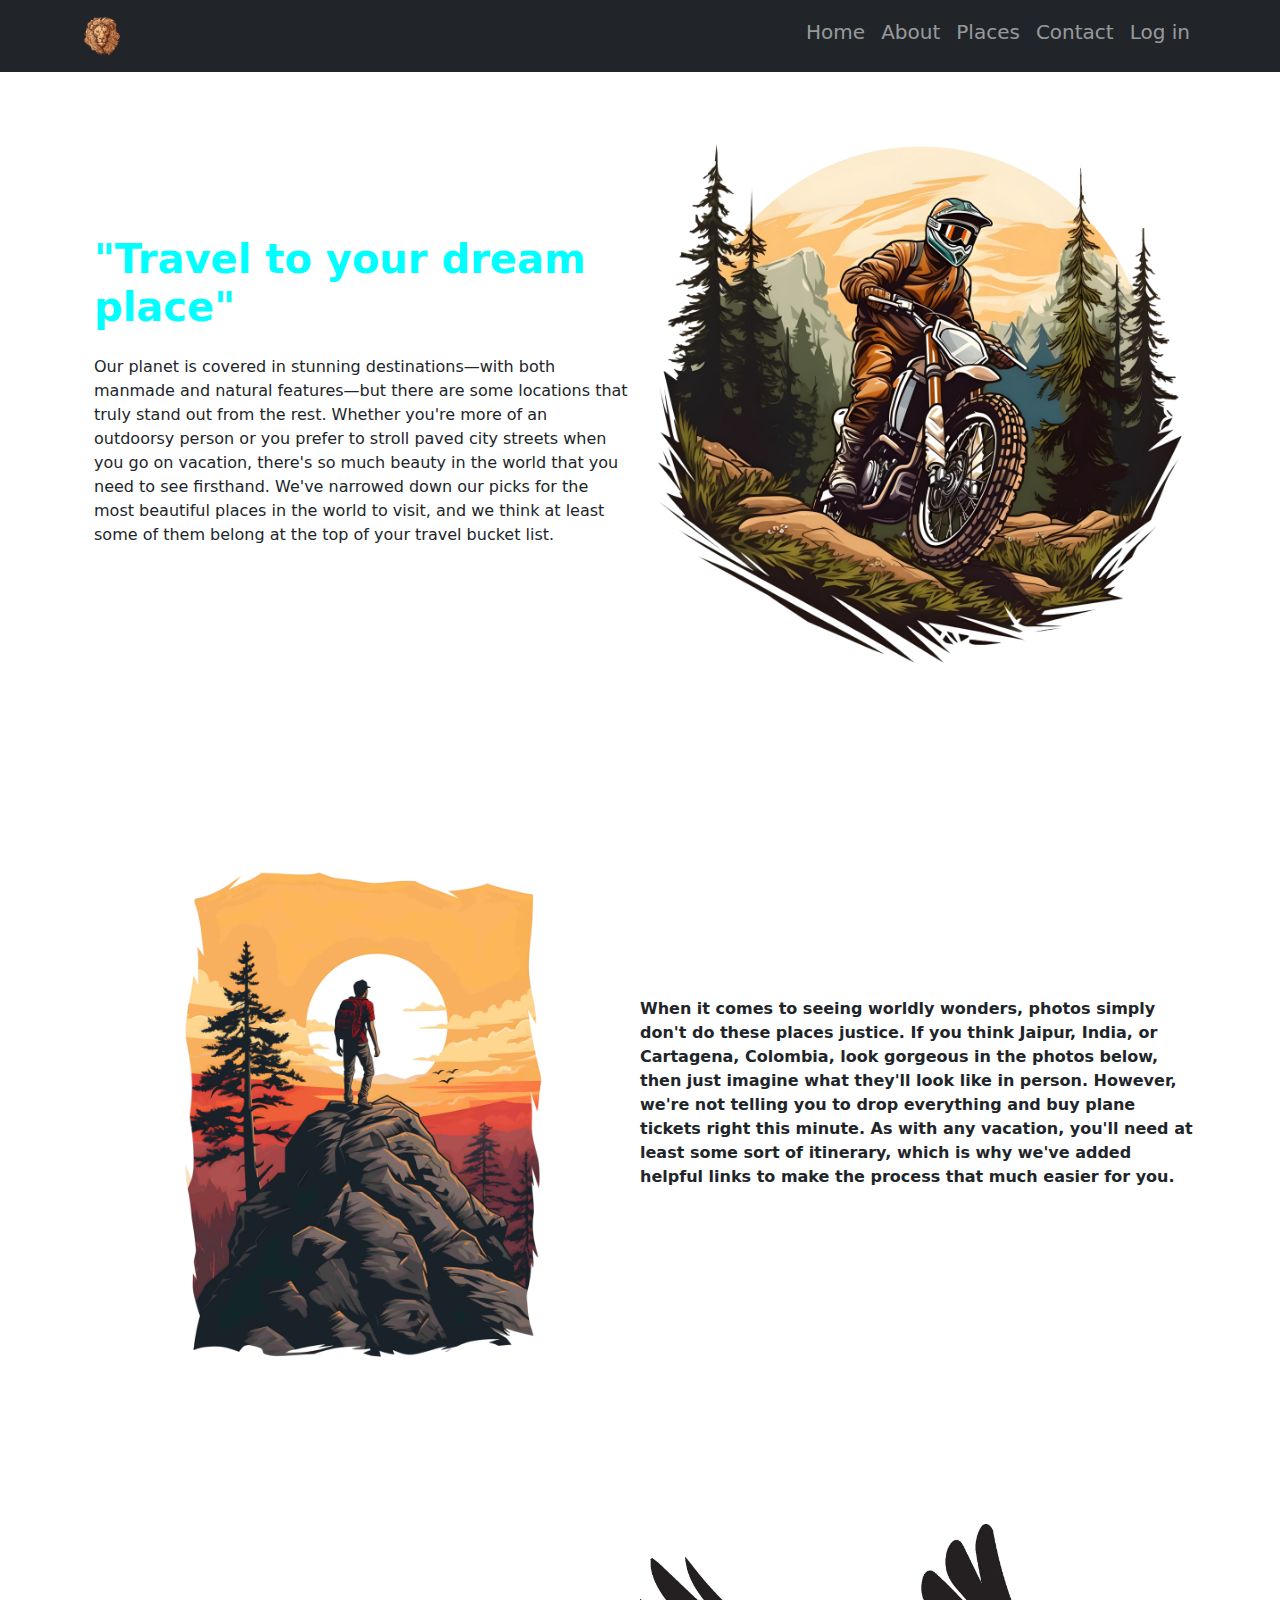
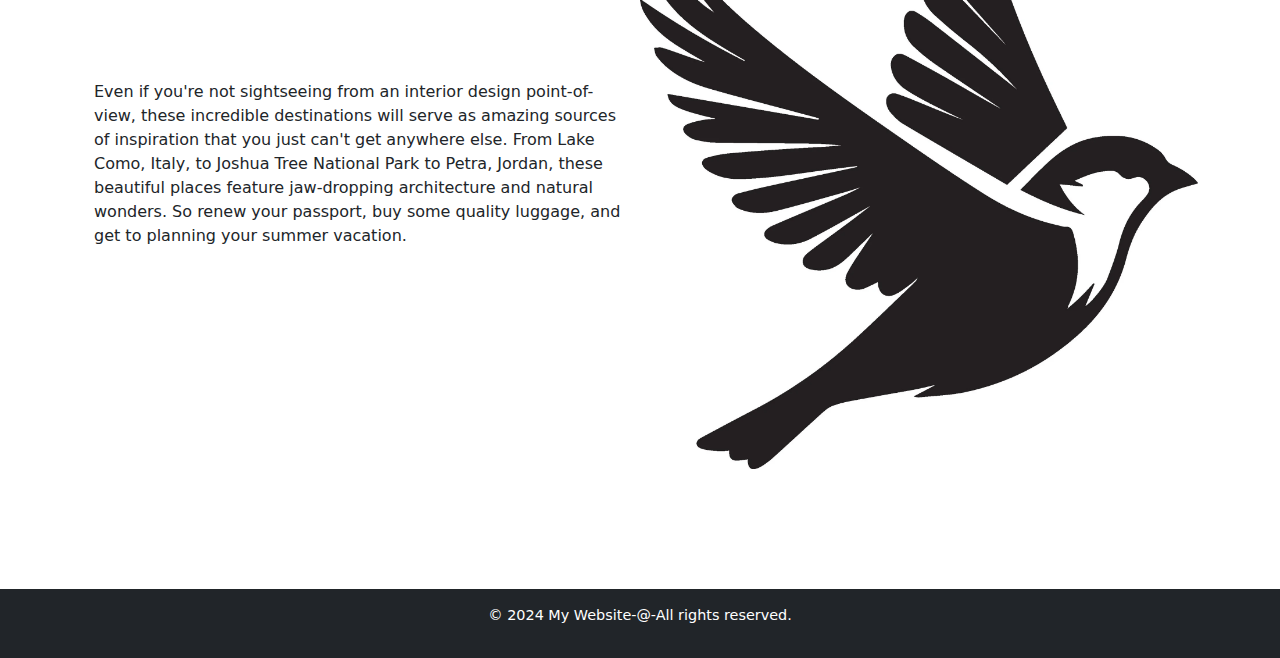
<file: index.html>
<!DOCTYPE html>
<html lang="en">
<head>
  <meta charset="UTF-8">
  <meta name="viewport" content="width=device-width, initial-scale=1.0">
  <title>My Travel</title>
  <link rel="stylesheet" href="style.css">
  <link href="https://cdn.jsdelivr.net/npm/bootstrap@5.3.3/dist/css/bootstrap.min.css" rel="stylesheet" integrity="sha384-QWTKZyjpPEjISv5WaRU9OFeRpok6YctnYmDr5pNlyT2bRjXh0JMhjY6hW+ALEwIH" crossorigin="anonymous">
</head>
<body>
  <header>
    <nav class="navbar navbar-expand-lg navbar-dark bg-dark fixed-top">
      <div class="container">
        <a class="navbar" href="index.html"><img src="vecteezy_edgy-lion-artwork-for-tshirt_23959320.webp" class="nav-img" ></a>
        <button class="navbar-toggler" type="button" data-bs-toggle="collapse" data-bs-target="#navbarSupportedContent" aria-controls="navbarSupportedContent" aria-expanded="false" aria-label="Toggle navigation">
          <span class="navbar-toggler-icon"></span>
        </button>
        <div class="collapse navbar-collapse" id="navbarSupportedContent">
          <ul class="navbar-nav ms-auto mb-2 mb-lg-0">
            <li class="nav-item">
              <a class="nav-link hover fw-bold" href="index.html"><h5>Home</h5></a>
            </li>
            <li class="nav-item">
              <a class="nav-link hover fw-bold" href="about.html"><h5>About</h5></a>
            </li>
            <li class="nav-item">
              <a class="nav-link hover fw-bold" href="places.html"><h5>Places</h5></a>
            </li>
            <li class="nav-item">
              <a class="nav-link hover fw-bold" href="contact.html"><h5>Contact</h5></a>
            </li>
            <li class="nav-item">
                <a class="nav-link hover fw-bold" href="login.html"><h5>Log in</h5></a>
            </li>
          </ul>
        </div>
      </div>
    </nav>
  </header>
  <main >
    <br>
    <div class="container my-5 py-5">
      <div class="row align-items-center justify-content-center mx-auto " >
        <div class="col-lg-6 ">
          <h1 class="col fw-bold title" >"Travel to your dream place"</h1>
          <p>Our planet is covered in stunning destinations—with both manmade and natural features—but there are some locations that truly stand out from the rest. Whether you're more of an outdoorsy person or you prefer to stroll paved city streets when you go on vacation, there's so much beauty in the world that you need to see firsthand. We've narrowed down our picks for the most beautiful places in the world to visit, and we think at least some of them belong at the top of your travel bucket list.</p>
        </div>
        <div class="col-lg-6 justify-content-center justify-content-lg-start px-3 px-lg-0">
            <img src="vecteezy_mountain-bike-t-shirt-design-motorbike-downhill-vintage-t_26674688.webp" class="hero-img img-fluid rounded ">
        </div>
      </div><br>
    </div>
    <div class="container my-5 py-5">
     <div class="row align-items-center justify-content-center mx-auto">
        <div class="col-lg-6 ">
            <img src="vecteezy_hiking-adventure-wild-nature-vintage-t-shirt-design-ai_26674628.webp" class="hero-img img-fluid rounded ">
        </div>
        <div class="col-lg-6 justify-content-center justify-content-lg-start px-3 px-lg-0">
            <p class="col fw-bold">When it comes to seeing worldly wonders, photos simply don't do these places justice. If you think Jaipur, India, or Cartagena, Colombia, look gorgeous in the photos below, then just imagine what they'll look like in person. However, we're not telling you to drop everything and buy plane tickets right this minute. As with any vacation, you'll need at least some sort of itinerary, which is why we've added helpful links to make the process that much easier for you.</p><br>
        </div>
     </div>
    </div>
    <div class="container my-5 py-5">
        <div class="row align-items-center justify-content-center mx-auto " >
            <div class="col-lg-6 ">
                <p>Even if you're not sightseeing from an interior design point-of-view, these incredible destinations will serve as amazing sources of inspiration that you just can't get anywhere else. From Lake Como, Italy, to Joshua Tree National Park to Petra, Jordan, these beautiful places feature jaw-dropping architecture and natural wonders. So renew your passport, buy some quality luggage, and get to planning your summer vacation.</p><br><br>
            </div>
            <div class="col-lg-6 justify-content-center justify-content-lg-start px-3 px-lg-0">
                <img src="vecteezy_sparrow-silhouette-illustration-on-white-background-sparrow_.webp" class="hero-img img-fluid rounded ">
            </div>
        </div><br>
    </div>
  </main>

  <footer class="bg-dark text-white py-3">
    <div class="container text-center">
      <p>&copy; 2024 My Website-@-All rights reserved.</p>
    </div>
  </footer>
  <script src="https://code.jquery.com/jquery-3.5.1.slim.min.js"></script>
  <script src="https://cdn.jsdelivr.net/npm/popper.js@1.16.1/dist/umd/popper.min.js"></script>
  <script src="https://cdn.jsdelivr.net/npm/bootstrap@5.3.3/dist/js/bootstrap.bundle.min.js" integrity="sha384-YvpcrYf0tY3lHB60NNkmXc5s9fDVZLESaAA55NDzOxhy9GkcIdslK1eN7N6jIeHz" crossorigin="anonymous"></script>
</body>
</html>
</file>
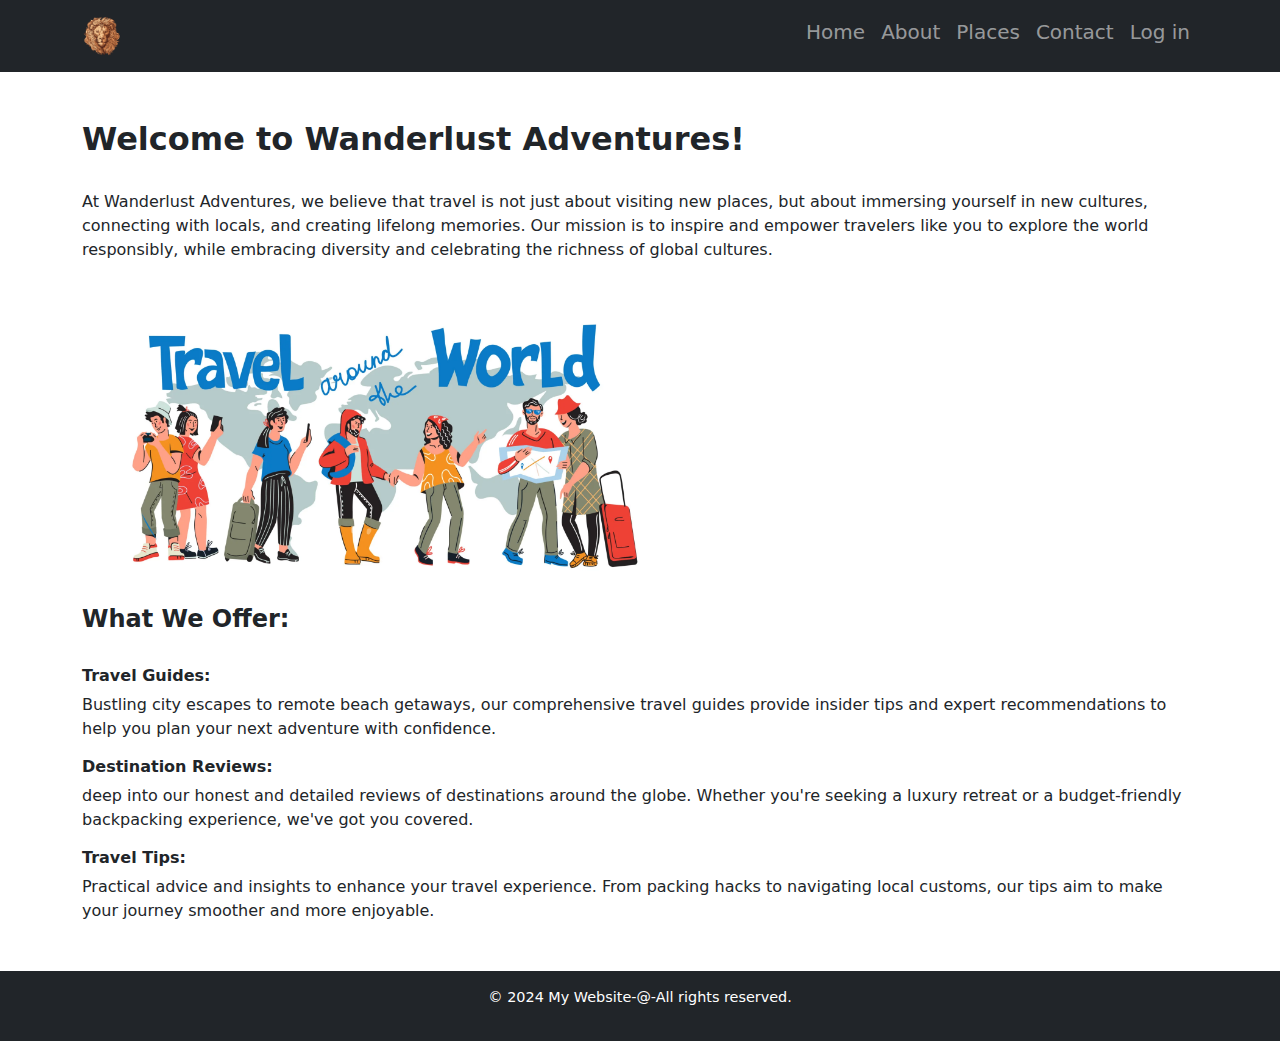
<file: about.html>
<!DOCTYPE html>
<html lang="en">
<head>
  <meta charset="UTF-8">
  <meta name="viewport" content="width=device-width, initial-scale=1.0">
  <title>About | My Travel</title>
  <link rel="stylesheet" href="style.css">
  <link href="https://cdn.jsdelivr.net/npm/bootstrap@5.3.3/dist/css/bootstrap.min.css" rel="stylesheet" integrity="sha384-QWTKZyjpPEjISv5WaRU9OFeRpok6YctnYmDr5pNlyT2bRjXh0JMhjY6hW+ALEwIH" crossorigin="anonymous">
</head>
<body>
  <header>
    <nav class="navbar navbar-expand-lg navbar-dark bg-dark">
      <div class="container">
        <a class="navbar" href="index.html"><img src="vecteezy_edgy-lion-artwork-for-tshirt_23959320.webp" class="nav-img"></a>
        <button class="navbar-toggler" type="button" data-bs-toggle="collapse" data-bs-target="#navbarSupportedContent" aria-controls="navbarSupportedContent" aria-expanded="false" aria-label="Toggle navigation">
          <span class="navbar-toggler-icon"></span>
        </button>
        <div class="collapse navbar-collapse" id="navbarSupportedContent">
          <ul class="navbar-nav ms-auto mb-2 mb-lg-0">
            <li class="nav-item">
              <a class="nav-link hover fw-bold" href="index.html"><h5>Home</h5></a>
            </li>
            <li class="nav-item">
              <a class="nav-link hover fw-bold" href="about.html"><h5>About</h5></a>
            </li>
            <li class="nav-item">
              <a class="nav-link hover fw-bold" href="places.html"><h5>Places</h5></a>
            </li>
            <li class="nav-item">
              <a class="nav-link hover fw-bold" href="contact.html"><h5>Contact</h5></a>
            </li>
            <li class="nav-item">
                <a class="nav-link hover fw-bold" href="login.html"><h5>Log in</h5></a>
            </li>
          </ul>
        </div>
      </div>
    </nav>
  </header>
  <main>
    <div class="container my-5">
        <h2 class="col fw-bold" >Welcome to Wanderlust Adventures!</h2><br>
        <p>At Wanderlust Adventures, we believe that travel is not just about visiting new places, but about immersing yourself in new cultures, connecting with locals, and creating lifelong memories. Our mission is to inspire and empower travelers like you to explore the world responsibly, while embracing diversity and celebrating the richness of global cultures.</p><br>
        <img src="vecteezy_international-tourism-banner-with-travelers-characters-of_10170350.webp"class="hero-img img-fluid rounded "><br><br>
        <h4 class="col fw-bold">What We Offer:</h4><br>
        <h6 class="col fw-bold">Travel Guides: </h6>
        <p>Bustling city escapes to remote beach getaways, our comprehensive travel guides provide insider tips and expert recommendations to help you plan your next adventure with confidence.</p>
        <h6 class="col fw-bold">Destination Reviews: </h6>
        <p> deep into our honest and detailed reviews of destinations around the globe. Whether you're seeking a luxury retreat or a budget-friendly backpacking experience, we've got you covered.</p>
        <h6 class="col fw-bold">Travel Tips: </h6>
        <p>Practical advice and insights to enhance your travel experience. From packing hacks to navigating local customs, our tips aim to make your journey smoother and more enjoyable.</p>
    </div>
  </main>
  <footer class="bg-dark text-white py-3">
    <div class="container text-center">
      <p>&copy; 2024 My Website-@-All rights reserved.</p>
    </div>
  </footer>
  <script src="https://code.jquery.com/jquery-3.5.1.slim.min.js"></script>
  <script src="https://cdn.jsdelivr.net/npm/popper.js@1.16.1/dist/umd/popper.min.js"></script>
  <script src="https://cdn.jsdelivr.net/npm/bootstrap@5.3.3/dist/js/bootstrap.bundle.min.js" integrity="sha384-YvpcrYf0tY3lHB60NNkmXc5s9fDVZLESaAA55NDzOxhy9GkcIdslK1eN7N6jIeHz" crossorigin="anonymous"></script>
</body>
</html>
</file>
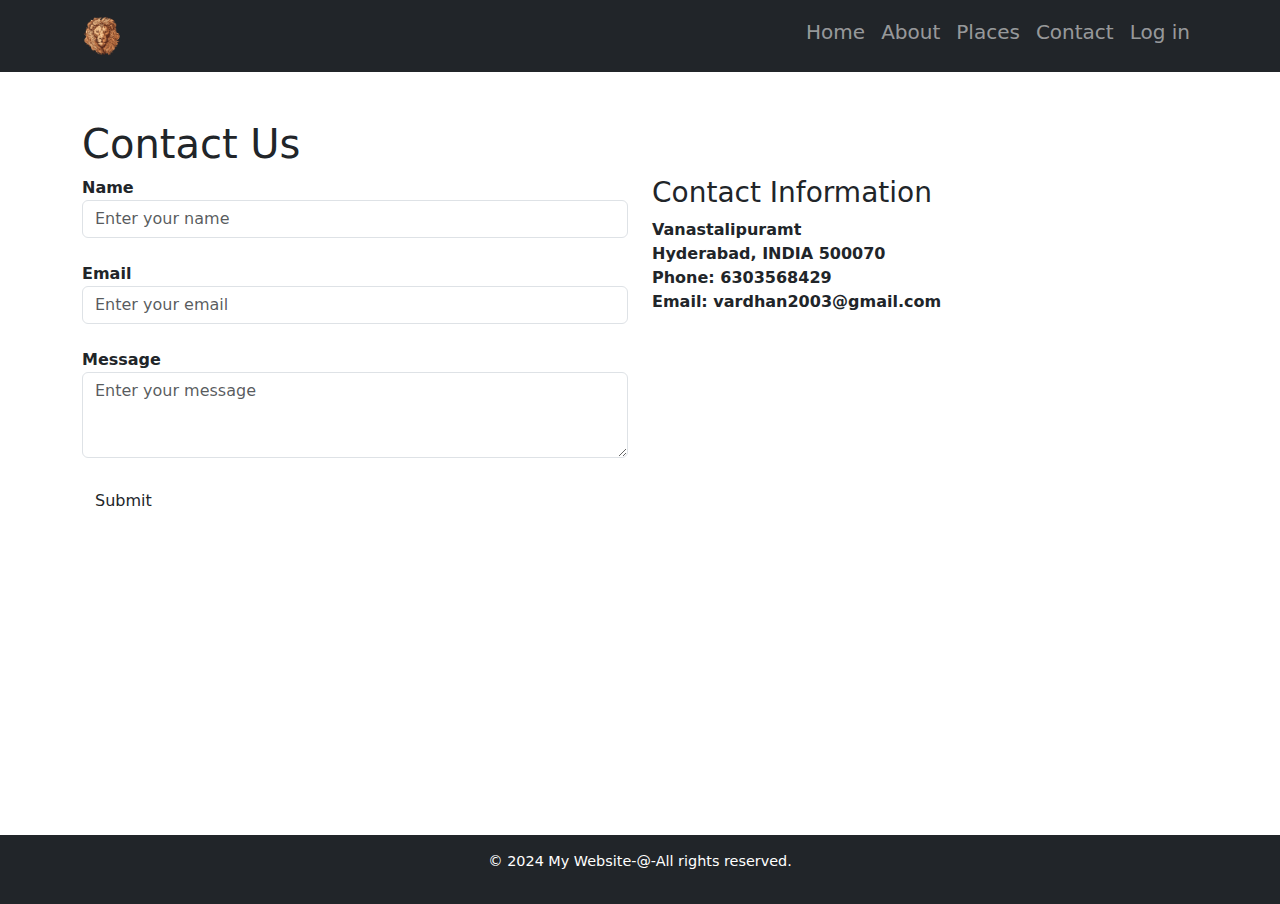
<file: contact.html>
<!DOCTYPE html>
<html lang="en">
<head>
  <meta charset="UTF-8">
  <meta name="viewport" content="width=device-width, initial-scale=1.0">
  <title>Contact | My Travel</title>
  <link rel="stylesheet" href="style.css">
  <link href="https://cdn.jsdelivr.net/npm/bootstrap@5.3.3/dist/css/bootstrap.min.css" rel="stylesheet" integrity="sha384-QWTKZyjpPEjISv5WaRU9OFeRpok6YctnYmDr5pNlyT2bRjXh0JMhjY6hW+ALEwIH" crossorigin="anonymous">
</head>
<body>
  <header>
    <nav class="navbar navbar-expand-lg navbar-dark bg-dark">
      <div class="container">
        <a class="navbar" href="index.html"><img src="vecteezy_edgy-lion-artwork-for-tshirt_23959320.webp" class="nav-img"></a>
        <button class="navbar-toggler" type="button" data-bs-toggle="collapse" data-bs-target="#navbarSupportedContent" aria-controls="navbarSupportedContent" aria-expanded="false" aria-label="Toggle navigation">
          <span class="navbar-toggler-icon"></span>
        </button>
        <div class="collapse navbar-collapse" id="navbarSupportedContent">
          <ul class="navbar-nav ms-auto mb-2 mb-lg-0">
            <li class="nav-item">
              <a class="nav-link hover fw-bold" href="index.html"><h5>Home</h5></a>
            </li>
            <li class="nav-item">
              <a class="nav-link hover fw-bold" href="about.html"><h5>About</h5></a>
            </li>
            <li class="nav-item">
              <a class="nav-link hover fw-bold" href="places.html"><h5>Places</h5></a>
            </li>
            <li class="nav-item">
              <a class="nav-link hover fw-bold" href="contact.html"><h5>Contact</h5></a>
            </li>
            <li class="nav-item">
                <a class="nav-link hover fw-bold" href="login.html"><h5>Log in</h5></a>
            </li>
          </ul>
        </div>
      </div>
    </nav>
  </header>
  <main>
    <div class="container my-5 fw-bold">
      <h1>Contact Us</h1>
      <div class="row">
        <div class="col-md-6">
          <form>
            <div class="form-group">
            <div class="form-group">
              <label for="name">Name</label>
              <input type="text" class="form-control" id="name" placeholder="Enter your name">
            </div><br>
            <div class="form-group">
              <label for="email">Email</label>
              <input type="email" class="form-control" id="email" placeholder="Enter your email">
            </div><br>
            <div class="form-group">
              <label for="message">Message</label>
              <textarea class="form-control" id="message" rows="3" placeholder="Enter your message"></textarea>
            </div><br>
            <a href="#" class="btn">Submit</a>
            </div>
          </form>
        </div>
        <div class="col-md-6 fw-bold">
          <h3>Contact Information</h3>
          <p>
            Vanastalipuramt<br>
            Hyderabad, INDIA 500070<br>
            Phone: 6303568429 <br>
            Email: vardhan2003@gmail.com
          </p>
          <iframe src="https://www.google.com/maps/embed?pb=!1m18!1m12!1m3!1d3806.455024850799!2d78.7161163!3d17.4379222!2m3!1f0!2f0!3f0!3m2!1i1024!2i768!4f13.1!3m3!1m2!1s0x3bcb742656dba81b%3A0xcbc405bcc14fd085!2sACE%20Engineering%20College!5e0!3m2!1sen!2sin!4v1720780126627!5m2!1sen!2sin" width="600" height="450" style="border:0;" allowfullscreen="" loading="lazy" referrerpolicy="no-referrer-when-downgrade"></iframe>
        </div>
      </div>
    </div>
  </main>
  <footer class="bg-dark text-white py-3">
    <div class="container text-center">
      <p>&copy; 2024 My Website-@-All rights reserved.</p>
    </div>
  </footer>
  <script src="https://code.jquery.com/jquery-3.5.1.slim.min.js"></script>
  <script src="https://cdn.jsdelivr.net/npm/popper.js@1.16.1/dist/umd/popper.min.js"></script>
  <script src="https://cdn.jsdelivr.net/npm/bootstrap@5.3.3/dist/js/bootstrap.bundle.min.js" integrity="sha384-YvpcrYf0tY3lHB60NNkmXc5s9fDVZLESaAA55NDzOxhy9GkcIdslK1eN7N6jIeHz" crossorigin="anonymous"></script>
</body>
</html>
</file>
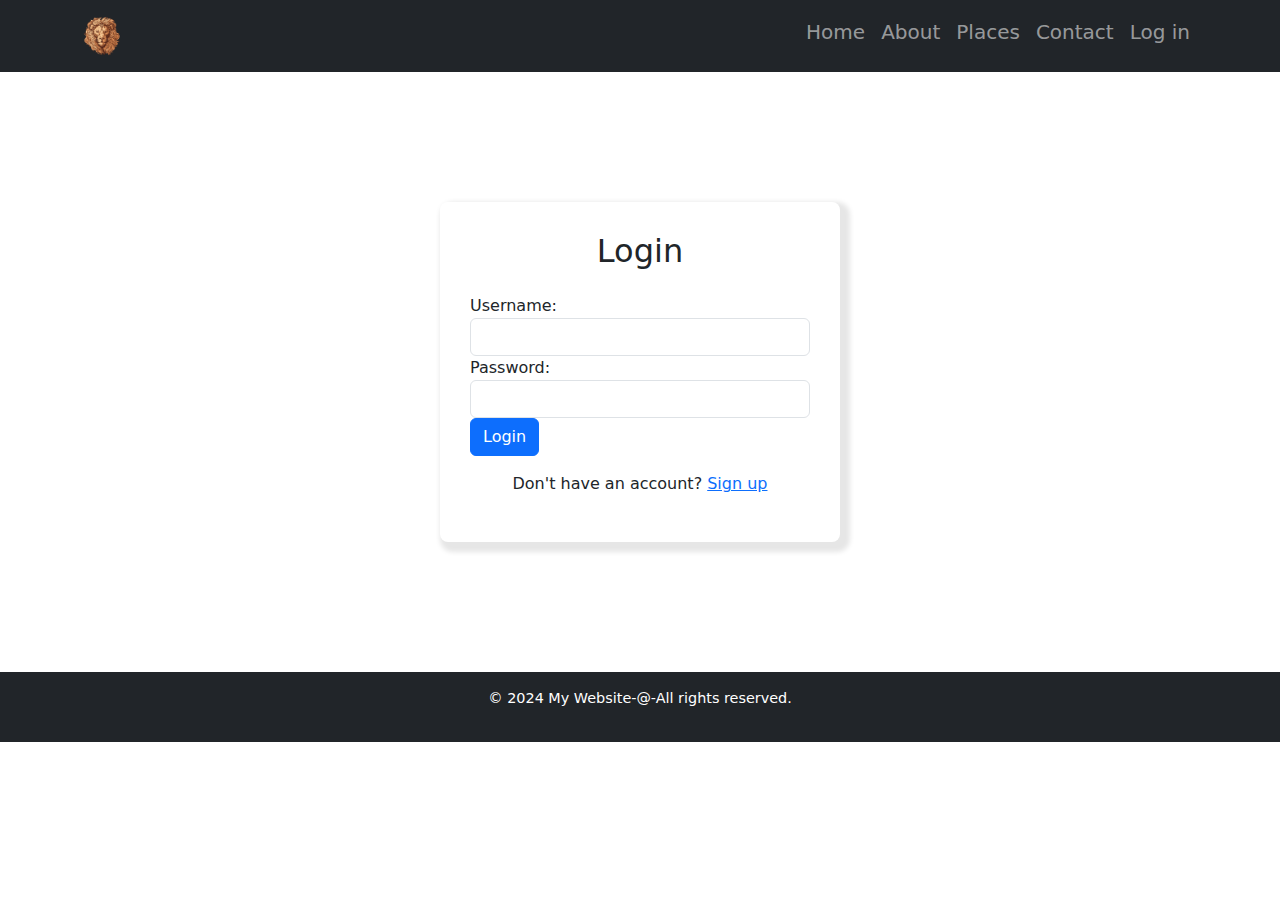
<file: login.html>
<!DOCTYPE html>
<html lang="en">
<head>
  <meta charset="UTF-8">
  <meta name="viewport" content="width=device-width, initial-scale=1.0">
  <title>Log_in | My Travel</title>
  <link rel="stylesheet" href="style.css">
  <link href="https://cdn.jsdelivr.net/npm/bootstrap@5.3.3/dist/css/bootstrap.min.css" rel="stylesheet" integrity="sha384-QWTKZyjpPEjISv5WaRU9OFeRpok6YctnYmDr5pNlyT2bRjXh0JMhjY6hW+ALEwIH" crossorigin="anonymous">
</head>
<body>
  <header>
    <nav class="navbar navbar-expand-lg navbar-dark bg-dark">
      <div class="container">
        <a class="navbar" href="index.html"><img src="vecteezy_edgy-lion-artwork-for-tshirt_23959320.webp" class="nav-img"></a>
        <button class="navbar-toggler" type="button" data-bs-toggle="collapse" data-bs-target="#navbarSupportedContent" aria-controls="navbarSupportedContent" aria-expanded="false" aria-label="Toggle navigation">
          <span class="navbar-toggler-icon"></span>
        </button>
        <div class="collapse navbar-collapse" id="navbarSupportedContent">
          <ul class="navbar-nav ms-auto mb-2 mb-lg-0">
            <li class="nav-item">
              <a class="nav-link hover fw-bold" href="index.html"><h5>Home</h5></a>
            </li>
            <li class="nav-item">
              <a class="nav-link hover fw-bold" href="about.html"><h5>About</h5></a>
            </li>
            <li class="nav-item">
              <a class="nav-link hover fw-bold" href="places.html"><h5>Places</h5></a>
            </li>
            <li class="nav-item">
              <a class="nav-link hover fw-bold" href="contact.html"><h5>Contact</h5></a>
            </li>
            <li class="nav-item">
                <a class="nav-link hover fw-bold" href="login.html"><h5>Log in</h5></a>
            </li>
          </ul>
        </div>
      </div>
    </nav>
  </header>
  <div class="container">
    <div class="row justify-content-center">
        <div class="col-md-6">
            <div class="login-container">
                <h2 class="text-center mb-4">Login</h2>
                <form action="login.php" method="post">
                    <div class="form-group">
                        <label for="username">Username:</label>
                        <input type="text" class="form-control" id="username" name="username" required>
                    </div>
                    <div class="form-group">
                        <label for="password">Password:</label>
                        <input type="password" class="form-control" id="password" name="password" required>
                    </div>
                    <button type="submit" class="btn btn-primary btn-block">Login</button>
                </form>
                <p class="text-center mt-3">Don't have an account? <a href="signup.html">Sign up</a></p>
            </div>
        </div>
    </div>
</div>
  <footer class="bg-dark text-white py-3">
    <div class="container text-center">
      <p>&copy; 2024 My Website-@-All rights reserved.</p>
    </div>
  </footer>
  <script src="https://code.jquery.com/jquery-3.5.1.slim.min.js"></script>
  <script src="https://cdn.jsdelivr.net/npm/popper.js@1.16.1/dist/umd/popper.min.js"></script>
  <script src="https://cdn.jsdelivr.net/npm/bootstrap@5.3.3/dist/js/bootstrap.bundle.min.js" integrity="sha384-YvpcrYf0tY3lHB60NNkmXc5s9fDVZLESaAA55NDzOxhy9GkcIdslK1eN7N6jIeHz" crossorigin="anonymous"></script>
</body>
</html>
</file>
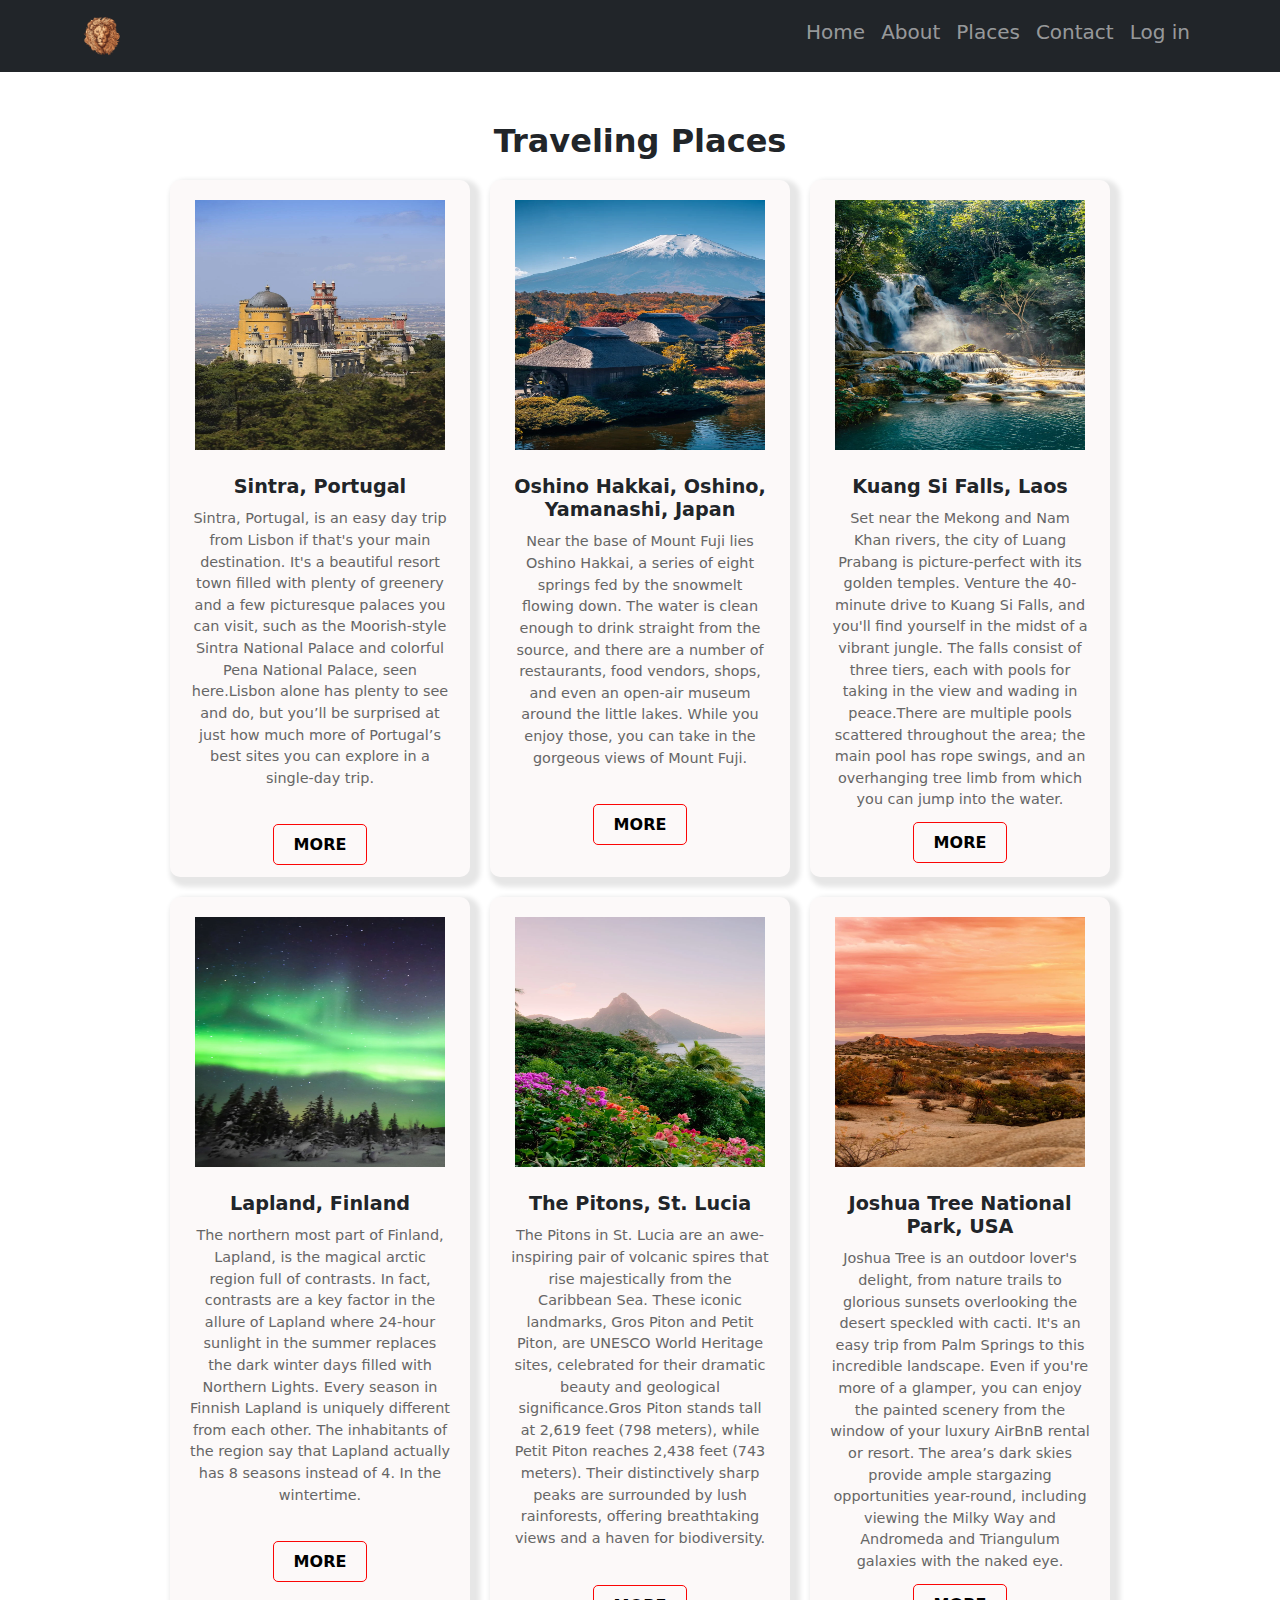
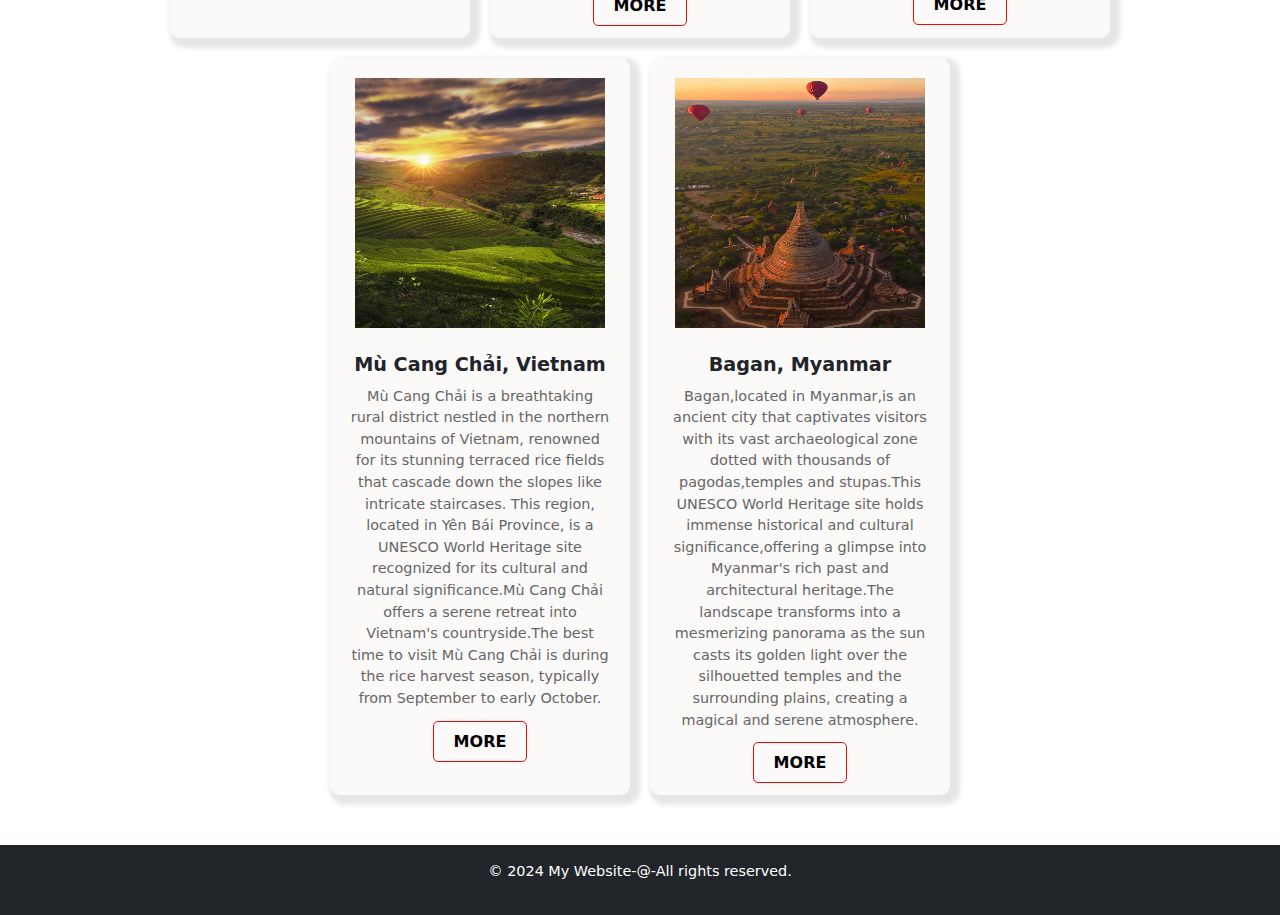
<file: places.html>
<!DOCTYPE html>
<html lang="en">
<head>
  <meta charset="UTF-8">
  <meta name="viewport" content="width=device-width, initial-scale=1.0">
  <title>Places | My Travel</title>
  <link rel="stylesheet" href="style.css">
  <link href="https://cdn.jsdelivr.net/npm/bootstrap@5.3.3/dist/css/bootstrap.min.css" rel="stylesheet" integrity="sha384-QWTKZyjpPEjISv5WaRU9OFeRpok6YctnYmDr5pNlyT2bRjXh0JMhjY6hW+ALEwIH" crossorigin="anonymous">
</head>
<body>
  <header>
    <nav class="navbar navbar-expand-lg navbar-dark bg-dark">
      <div class="container">
        <a class="navbar" href="index.html"><img src="vecteezy_edgy-lion-artwork-for-tshirt_23959320.webp" class="nav-img"></a>
        <button class="navbar-toggler" type="button" data-bs-toggle="collapse" data-bs-target="#navbarSupportedContent" aria-controls="navbarSupportedContent" aria-expanded="false" aria-label="Toggle navigation">
          <span class="navbar-toggler-icon"></span>
        </button>
        <div class="collapse navbar-collapse" id="navbarSupportedContent">
          <ul class="navbar-nav ms-auto mb-2 mb-lg-0">
            <li class="nav-item">
              <a class="nav-link hover fw-bold" href="index.html"><h5>Home</h5></a>
            </li>
            <li class="nav-item">
              <a class="nav-link hover fw-bold" href="about.html"><h5>About</h5></a>
            </li>
            <li class="nav-item">
              <a class="nav-link hover fw-bold" href="places.html"><h5>Places</h5></a>
            </li>
            <li class="nav-item">
              <a class="nav-link hover fw-bold" href="contact.html"><h5>Contact</h5></a>
            </li>
            <li class="nav-item">
                <a class="nav-link hover fw-bold" href="login.html"><h5>Log in</h5></a>
            </li>
          </ul>
        </div>
      </div>
    </nav>
  </header>
  <div class="services-section">
    <h2 class="fw-bold">Traveling Places</h2>
    <div class="services-container">
        <div class="service-box">
            <img src="pena-national-palace-sintra-portugal-royalty-free-image-1712583229.webp" alt="Sintra, Portugal">
            <h3 class="fw-bold">Sintra, Portugal</h3>
            <p>Sintra, Portugal, is an easy day trip from Lisbon if that's your main destination. It's a beautiful resort town filled with plenty of greenery and a few picturesque palaces you can visit, such as the Moorish-style Sintra National Palace and colorful Pena National Palace, seen here.Lisbon alone has plenty to see and do, but you’ll be surprised at just how much more of Portugal’s best sites you can explore in a single-day trip.</p><br>
            <a href="#">MORE</a>
        </div>
        <div class="service-box">
            <img src="the-ancient-oshino-hakkai-village-with-mt-fuji-in-royalty-free-image-1712584079.webp" alt="Oshino Hakkai, Oshino, Yamanashi, Japan">
            <h3 class="fw-bold">Oshino Hakkai, Oshino, Yamanashi, Japan</h3>
            <p>Near the base of Mount Fuji lies Oshino Hakkai, a series of eight springs fed by the snowmelt flowing down. The water is clean enough to drink straight from the source, and there are a number of restaurants, food vendors, shops, and even an open-air museum around the little lakes. While you enjoy those, you can take in the gorgeous views of Mount Fuji.</p><br>
            <a href="#">MORE</a>
        </div>
        <div class="service-box">
            <img src="kuang-si-waterfall-royalty-free-image-1693283318.webp" alt="Kuang Si Falls, Laos">
            <h3 class="fw-bold">Kuang Si Falls, Laos</h3>
            <p>Set near the Mekong and Nam Khan rivers, the city of Luang Prabang is picture-perfect with its golden temples. Venture the 40-minute drive to Kuang Si Falls, and you'll find yourself in the midst of a vibrant jungle. The falls consist of three tiers, each with pools for taking in the view and wading in peace.There are multiple pools scattered throughout the area; the main pool has rope swings, and an overhanging tree limb from which you can jump into the water.</p>
            <a href="#">MORE</a>
        </div>
        <div class="service-box">
            <img src="northern-lights-also-known-as-aurora-borealis-in-royalty-free-image-1693114089.webp" alt="Lapland, Finland">
            <h3 class="fw-bold">Lapland, Finland</h3>
            <p>The northern most part of Finland, Lapland, is the magical arctic region full of contrasts. In fact, contrasts are a key factor in the allure of Lapland where 24-hour sunlight in the summer replaces the dark winter days filled with Northern Lights. Every season in Finnish Lapland is uniquely different from each other. The inhabitants of the region say that Lapland actually has 8 seasons instead of 4. In the wintertime.</p><br>
            <a href="#">MORE</a>
        </div>
        <div class="service-box">
            <img src="st-lucias-twin-pitons-at-sunset-royalty-free-image-1693112694.webp" alt="The Pitons, St. Lucia">
            <h3 class="fw-bold">The Pitons, St. Lucia</h3>
            <p>The Pitons in St. Lucia are an awe-inspiring pair of volcanic spires that rise majestically from the Caribbean Sea. These iconic landmarks, Gros Piton and Petit Piton, are UNESCO World Heritage sites, celebrated for their dramatic beauty and geological significance.Gros Piton stands tall at 2,619 feet (798 meters), while Petit Piton reaches 2,438 feet (743 meters). Their distinctively sharp peaks are surrounded by lush rainforests, offering breathtaking views and a haven for biodiversity.</p><br>
            <a href="#">MORE</a>
        </div>
        <div class="service-box">
            <img src="sunrise-at-joshua-tree-national-park-royalty-free-image-1693353373.webp" alt="Joshua Tree National Park, USA">
            <h3 class="fw-bold">Joshua Tree National Park, USA</h3>
            <p>Joshua Tree is an outdoor lover's delight, from nature trails to glorious sunsets overlooking the desert speckled with cacti. It's an easy trip from Palm Springs to this incredible landscape. Even if you're more of a glamper, you can enjoy the painted scenery from the window of your luxury AirBnB rental or resort. The area’s dark skies provide ample stargazing opportunities year-round, including viewing the Milky Way and Andromeda and Triangulum galaxies with the naked eye.</p>
            <a href="#">MORE</a>
        </div>
        <div class="service-box">
            <img src="city-in-the-valley-beautiful-with-light-coming-royalty-free-image-1693419513.webp" alt="Mù Cang Chải, Vietnam">
            <h3 class="fw-bold">Mù Cang Chải, Vietnam</h3>
            <p>Mù Cang Chải is a breathtaking rural district nestled in the northern mountains of Vietnam, renowned for its stunning terraced rice fields that cascade down the slopes like intricate staircases. This region, located in Yên Bái Province, is a UNESCO World Heritage site recognized for its cultural and natural significance.Mù Cang Chải offers a serene retreat into Vietnam's countryside.The best time to visit Mù Cang Chải is during the rice harvest season, typically from September to early October.</p>
            <a href="#">MORE</a>
        </div>
        <div class="service-box">
            <img src="bagan-burma.webp" alt="Bagan, Myanmar">
            <h3 class="fw-bold">Bagan, Myanmar</h3>
            <p>Bagan,located in Myanmar,is an ancient city that captivates visitors with its vast archaeological zone dotted with thousands of pagodas,temples and stupas.This UNESCO World Heritage site holds immense historical and cultural significance,offering a glimpse into Myanmar's rich past and architectural heritage.The landscape transforms into a mesmerizing panorama as the sun casts its golden light over the silhouetted temples and the surrounding plains, creating a magical and serene atmosphere.</p>
            <a href="#">MORE</a>
        </div>
    </div>
</div>
  <footer class="bg-dark text-white py-3">
    <div class="container text-center">
      <p>&copy; 2024 My Website-@-All rights reserved.</p>
    </div>
  </footer>
  <script src="https://code.jquery.com/jquery-3.5.1.slim.min.js"></script>
  <script src="https://cdn.jsdelivr.net/npm/popper.js@1.16.1/dist/umd/popper.min.js"></script>
  <script src="https://cdn.jsdelivr.net/npm/bootstrap@5.3.3/dist/js/bootstrap.bundle.min.js" integrity="sha384-YvpcrYf0tY3lHB60NNkmXc5s9fDVZLESaAA55NDzOxhy9GkcIdslK1eN7N6jIeHz" crossorigin="anonymous"></script>
</body>
</html>
</file>
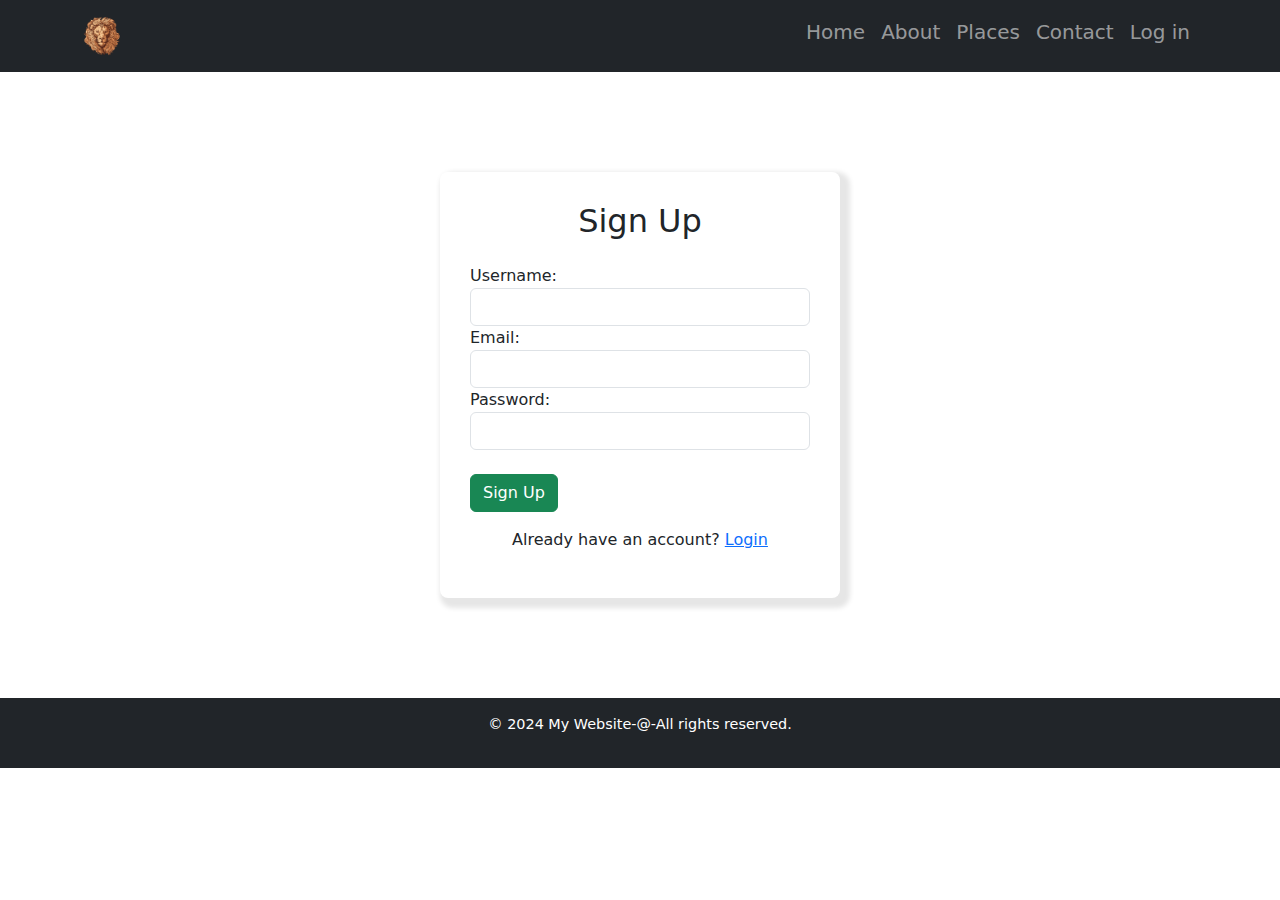
<file: signup.html>
<!DOCTYPE html>
<html lang="en">
<head>
  <meta charset="UTF-8">
  <meta name="viewport" content="width=device-width, initial-scale=1.0">
  <title>Log_in | My Travel</title>
  <link rel="stylesheet" href="style.css">
  <link href="https://cdn.jsdelivr.net/npm/bootstrap@5.3.3/dist/css/bootstrap.min.css" rel="stylesheet" integrity="sha384-QWTKZyjpPEjISv5WaRU9OFeRpok6YctnYmDr5pNlyT2bRjXh0JMhjY6hW+ALEwIH" crossorigin="anonymous">
</head>
<body>
  <header>
    <nav class="navbar navbar-expand-lg navbar-dark bg-dark">
      <div class="container">
        <a class="navbar" href="index.html"><img src="vecteezy_edgy-lion-artwork-for-tshirt_23959320.webp" class="nav-img"></a>
        <button class="navbar-toggler" type="button" data-bs-toggle="collapse" data-bs-target="#navbarSupportedContent" aria-controls="navbarSupportedContent" aria-expanded="false" aria-label="Toggle navigation">
          <span class="navbar-toggler-icon"></span>
        </button>
        <div class="collapse navbar-collapse" id="navbarSupportedContent">
          <ul class="navbar-nav ms-auto mb-2 mb-lg-0">
            <li class="nav-item">
              <a class="nav-link hover fw-bold" href="index.html"><h5>Home</h5></a>
            </li>
            <li class="nav-item">
              <a class="nav-link hover fw-bold" href="about.html"><h5>About</h5></a>
            </li>
            <li class="nav-item">
              <a class="nav-link hover fw-bold" href="places.html"><h5>Places</h5></a>
            </li>
            <li class="nav-item">
              <a class="nav-link hover fw-bold" href="contact.html"><h5>Contact</h5></a>
            </li>
            <li class="nav-item">
                <a class="nav-link hover fw-bold" href="login.html"><h5>Log in</h5></a>
            </li>
          </ul>
        </div>
      </div>
    </nav>
  </header>
  <div class="container">
    <div class="row justify-content-center">
        <div class="col-md-6">
            <div class="form-container">
                <h2 class="text-center mb-4">Sign Up</h2>
                <form action="signup.php" method="post">
                    <div class="form-group">
                        <label for="username">Username:</label>
                        <input type="text" class="form-control" id="username" name="username" required>
                    </div>
                    <div class="form-group">
                        <label for="email">Email:</label>
                        <input type="email" class="form-control" id="email" name="email" required>
                    </div>
                    <div class="form-group">
                        <label for="password">Password:</label>
                        <input type="password" class="form-control" id="password" name="password" required>
                    </div><br>
                    <button type="submit" class="btn btn-success btn-block">Sign Up</button>
                </form>
                <p class="text-center mt-3">Already have an account? <a href="login.html">Login</a></p>
            </div>
        </div>
    </div>
</div>
  <footer class="bg-dark text-white py-3">
    <div class="container text-center">
      <p>&copy; 2024 My Website-@-All rights reserved.</p>
    </div>
  </footer>
  <script src="https://code.jquery.com/jquery-3.5.1.slim.min.js"></script>
  <script src="https://cdn.jsdelivr.net/npm/popper.js@1.16.1/dist/umd/popper.min.js"></script>
  <script src="https://cdn.jsdelivr.net/npm/bootstrap@5.3.3/dist/js/bootstrap.bundle.min.js" integrity="sha384-YvpcrYf0tY3lHB60NNkmXc5s9fDVZLESaAA55NDzOxhy9GkcIdslK1eN7N6jIeHz" crossorigin="anonymous"></script>
</body>
</html>
</file>
<file: style.css>
body {
    font-family: Arial, sans-serif;
    line-height: 1.6;
    color: #333;
}
body {
    font-family: Arial, sans-serif;
    margin: 0;
    padding: 0;
}  
.navbar-brand {
    font-weight: bold;
}
.nav-img{
    width: auto;
    max-height: 40px;
}
.hero-img{
  width: 585px;
  max-height: auto;
}
.nav-link {
    transition: color 0.3s ease;
}
  
.nav-link:hover {
    color: #fafbfc !important;
}
  
.title {
    margin-bottom: 1.5rem;
    color: aqua;
}
  
p {
    margin-bottom: 1rem;
}
  
footer {
    font-size: 0.9rem;
}
.services-section {
    text-align: center;
    padding: 50px 20px;
    background-color: #fff;
}
.services-section h2 {
    font-size: 2em;
    margin-bottom: 20px;
}
.services-container {
    display: flex;
    justify-content: center;
    gap: 20px;
    flex-wrap: wrap;
}
.service-box {
    background-color: #fcf9f9;
    border-radius: 10px;
    box-shadow: 5px 5px 5px 5px rgba(5, 5, 5, 0.1);
    padding: 20px;
    width: 300px;
    text-align: center;

}
.service-box img {
    width: 250px;
    height: 250px;
    margin-bottom: 25px;
}
.service-box h3 {
    font-size: 1.2em;
    margin-bottom: 10px;
}
.service-box p {
    font-size: 0.9em;
    color: #666;
    margin-bottom: 20px;
}
.service-box a {
    text-decoration: none;
    color: #000;
    font-weight: bold;
    border: 1px solid #fb0606;
    padding: 10px 20px;
    border-radius: 5px;
    transition: background-color 0.3s, color 0.3s;
}
.service-box a:hover {
    background-color: #0e0d0d;
    color: #fff;
}
.form-group a:hover{
    background-color: #0e0d0d;
    color: #fff;
}
.btn{
    text-decoration: none;
    color: #000;
    font-weight: bold;
    border: 1px solid #000;
    padding: 10px 20px;
    border-radius: 5px;
    transition: background-color 0.3s, color 0.3s;
}
.btn:hover{
    background-color: #000;
    color: #fff;
}
.login-container {
    max-width: 400px;
    margin: auto;
    background-color: #fff;
    padding: 30px;
    border-radius: 8px;
    box-shadow: 5px 5px 5px 5px rgba(5, 5, 5, 0.1);
    margin-top: 130px;
    margin-bottom: 130px;
}
.form-container{
    max-width: 400px;
    margin: auto;
    background-color: #fff;
    padding: 30px;
    border-radius: 8px;
    box-shadow: 5px 5px 5px 5px rgba(5, 5, 5, 0.1);
    margin-top: 100px;
    margin-bottom: 100px;
}
</file>
